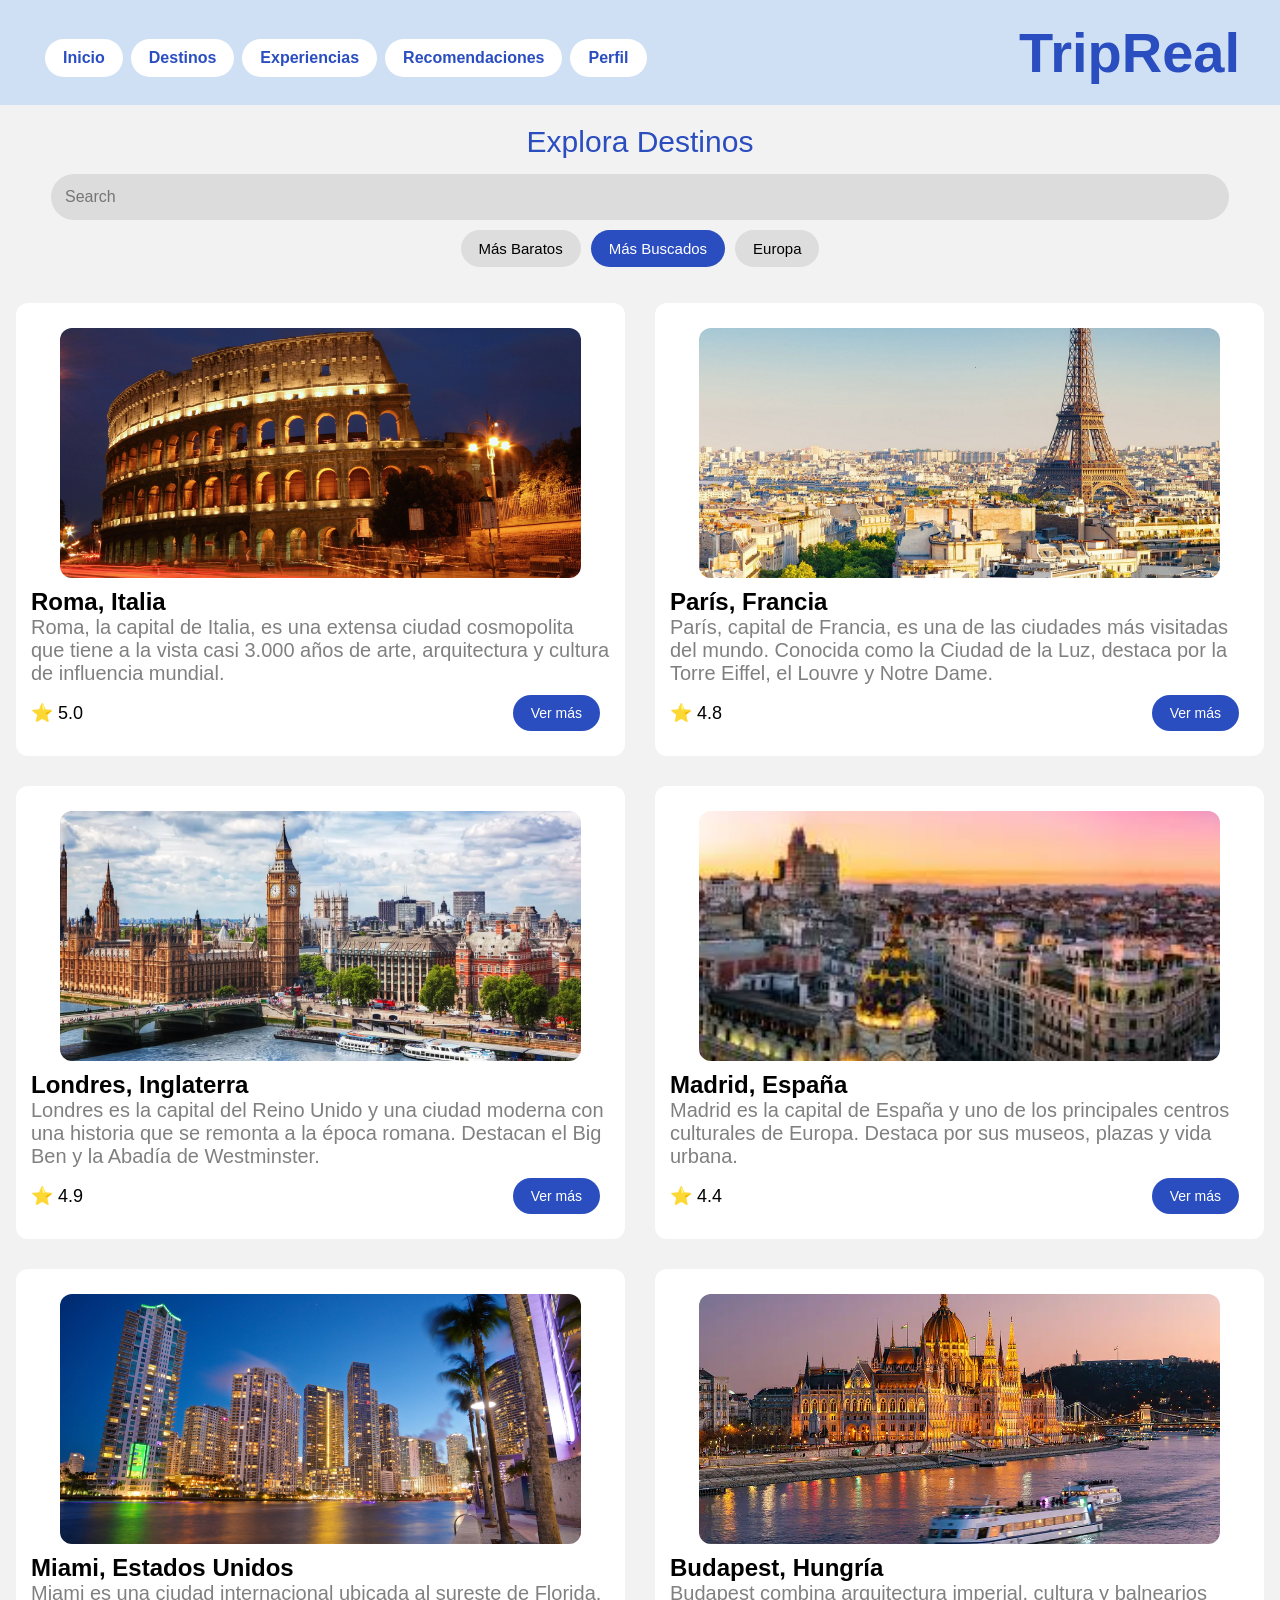
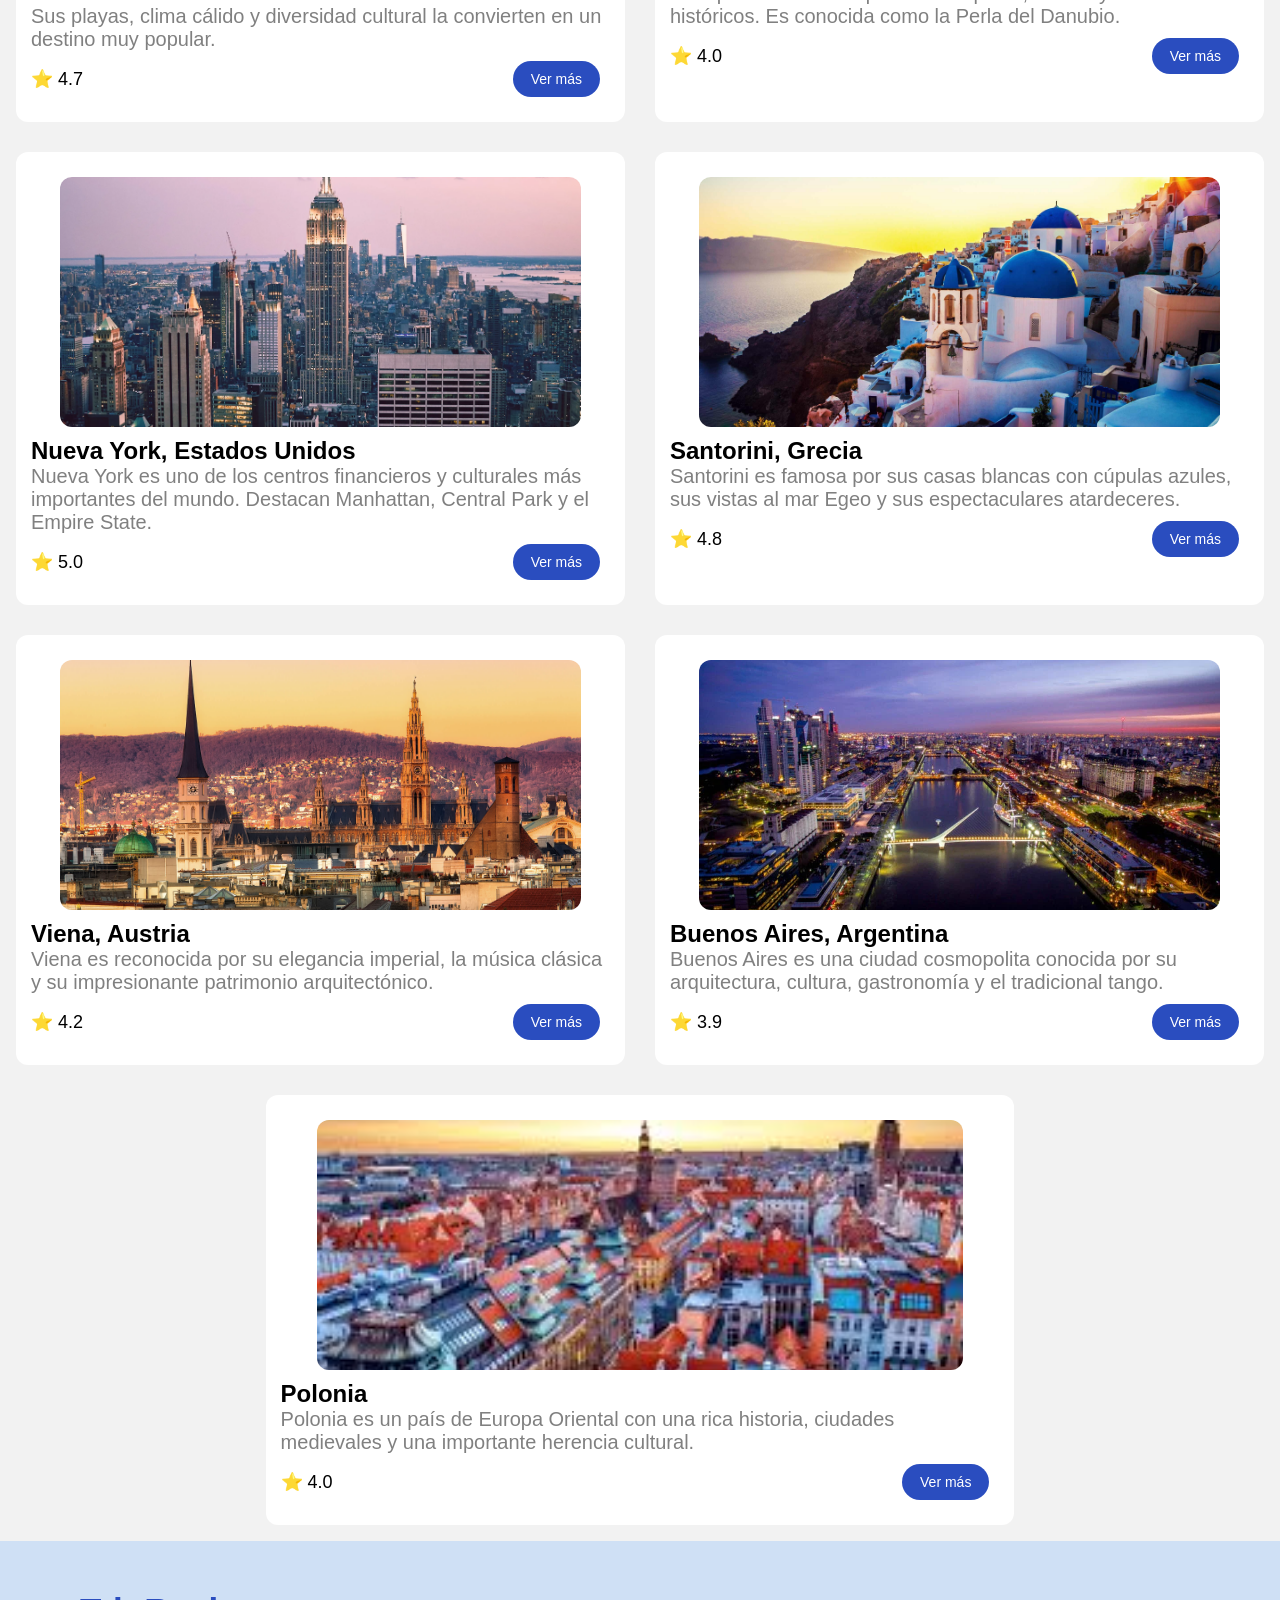
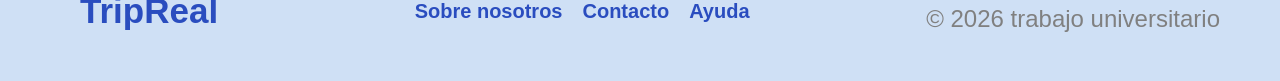
<file: destinos.html>
<!DOCTYPE html>
<html lang="es">
<head>
 <meta charset="UTF-8">
 <title> TripReal </title>

 <meta name="viewport" content="width=device-width, initial-scale=1.0">

 <link rel="stylesheet" href="css/estilos.css">
</head>
<body>
<header class="header">
    <nav>
        <ul>
         <li><a href="index.html">Inicio</a></li>
         <li><a href="destinos.html">Destinos</a></li>
         <li><a href="experiencias.html">Experiencias</a></li>
         <li><a href="recomendaciones.html">Recomendaciones</a></li>
         <li><a href="perfil.html">Perfil</a></li>
        </ul>
    </nav>
 <h1> TripReal </h1> 
</header>
<main class="destinos">
 <section class="intro">
    <p>Explora Destinos</p>
      <input type="text" placeholder="Search">
       <div class="tags">
      <span>Más Baratos</span>
      <span class="active">Más Buscados</span>
      <span>Europa</span>
    </div>
   </section>

   <section class="results">

 <div class="card">

  <img src="imagenes/italia.webp" alt="Roma">

  <div class="info">
    <h3>Roma, Italia</h3>

    <p class="desc">
      Roma, la capital de Italia, es una extensa ciudad cosmopolita que tiene a la vista casi 3.000 años de arte, arquitectura y cultura de influencia mundial.
    </p>

    <div class="card-bottom">
      <span class="rating">⭐ 5.0</span>
      <span class="btn">Ver más</span>
    </div>
  </div>

 </div>

  <div class="card">

  <img src="imagenes/paris.jpg" alt="París">

  <div class="info">
    <h3>París, Francia</h3>

    <p class="desc">
      París, capital de Francia, es una de las ciudades más visitadas del mundo. Conocida como la Ciudad de la Luz, destaca por la Torre Eiffel, el Louvre y Notre Dame.
    </p>

    <div class="card-bottom">
      <span class="rating">⭐ 4.8</span>
      <span class="btn">Ver más</span>
    </div>
  </div>

 </div>

  <div class="card">

  <img src="imagenes/londres.webp" alt="Londres">

  <div class="info">
    <h3>Londres, Inglaterra</h3>

    <p class="desc">
      Londres es la capital del Reino Unido y una ciudad moderna con una historia que se remonta a la época romana. Destacan el Big Ben y la Abadía de Westminster.
    </p>

    <div class="card-bottom">
      <span class="rating">⭐ 4.9</span>
      <span class="btn">Ver más</span>
    </div>
  </div>

 </div>

   <div class="card">

  <img src="imagenes/madrid.jpg" alt="Madrid">

  <div class="info">
    <h3>Madrid, España</h3>

    <p class="desc">
      Madrid es la capital de España y uno de los principales centros culturales de Europa. Destaca por sus museos, plazas y vida urbana.
    </p>

    <div class="card-bottom">
      <span class="rating">⭐ 4.4</span>
      <span class="btn">Ver más</span>
    </div>
  </div>

 </div>

   <div class="card">

  <img src="imagenes/miami.webp" alt="Miami">

  <div class="info">
    <h3>Miami, Estados Unidos</h3>

    <p class="desc">
      Miami es una ciudad internacional ubicada al sureste de Florida. Sus playas, clima cálido y diversidad cultural la convierten en un destino muy popular.
    </p>

    <div class="card-bottom">
      <span class="rating">⭐ 4.7</span>
      <span class="btn">Ver más</span>
    </div>
  </div>

 </div>

  <div class="card">

  <img src="imagenes/budapest.webp" alt="Budapest">

  <div class="info">
    <h3>Budapest, Hungría</h3>

    <p class="desc">
      Budapest combina arquitectura imperial, cultura y balnearios históricos. Es conocida como la Perla del Danubio.
    </p>

    <div class="card-bottom">
      <span class="rating">⭐ 4.0</span>
      <span class="btn">Ver más</span>
    </div>
  </div>

 </div>

 <div class="card">

  <img src="imagenes/nuevayork.webp" alt="Nueva York">

  <div class="info">
    <h3>Nueva York, Estados Unidos</h3>

    <p class="desc">
      Nueva York es uno de los centros financieros y culturales más importantes del mundo. Destacan Manhattan, Central Park y el Empire State.
    </p>

    <div class="card-bottom">
      <span class="rating">⭐ 5.0</span>
      <span class="btn">Ver más</span>
    </div>
  </div>

 </div>

  <div class="card">

  <img src="imagenes/grecia.jpg" alt="Santorini">

  <div class="info">
    <h3>Santorini, Grecia</h3>

    <p class="desc">
      Santorini es famosa por sus casas blancas con cúpulas azules, sus vistas al mar Egeo y sus espectaculares atardeceres.
    </p>

    <div class="card-bottom">
      <span class="rating">⭐ 4.8</span>
      <span class="btn">Ver más</span>
    </div>
  </div>

 </div>

  <div class="card">

  <img src="imagenes/vienna.jpg" alt="Viena">

  <div class="info">
    <h3>Viena, Austria</h3>

    <p class="desc">
      Viena es reconocida por su elegancia imperial, la música clásica y su impresionante patrimonio arquitectónico.
    </p>

    <div class="card-bottom">
      <span class="rating">⭐ 4.2</span>
      <span class="btn">Ver más</span>
    </div>
  </div>

 </div>

   <div class="card">

  <img src="imagenes/buenosaires.webp" alt="Buenos Aires">

  <div class="info">
    <h3>Buenos Aires, Argentina</h3>

    <p class="desc">
      Buenos Aires es una ciudad cosmopolita conocida por su arquitectura, cultura, gastronomía y el tradicional tango.
    </p>

    <div class="card-bottom">
      <span class="rating">⭐ 3.9</span>
      <span class="btn">Ver más</span>
    </div>
  </div>

 </div>

   <div class="card">

  <img src="imagenes/polonia.jpg" alt="Polonia">

  <div class="info">
    <h3>Polonia</h3>

    <p class="desc">
      Polonia es un país de Europa Oriental con una rica historia, ciudades medievales y una importante herencia cultural.
    </p>

    <div class="card-bottom">
      <span class="rating">⭐ 4.0</span>
      <span class="btn">Ver más</span>
    </div>
  </div>

 </div>
   </section>
</main>

<footer>
 <h1 class="footr"> TripReal </h1> 
    <div class="footer-links">
  <a href="#">Sobre nosotros</a>
  <a href="#">Contacto</a>
  <a href="#">Ayuda</a>
 </div>
  <p class="copy">© 2026 trabajo universitario</p>
</footer>
</body>
</html>
</file>
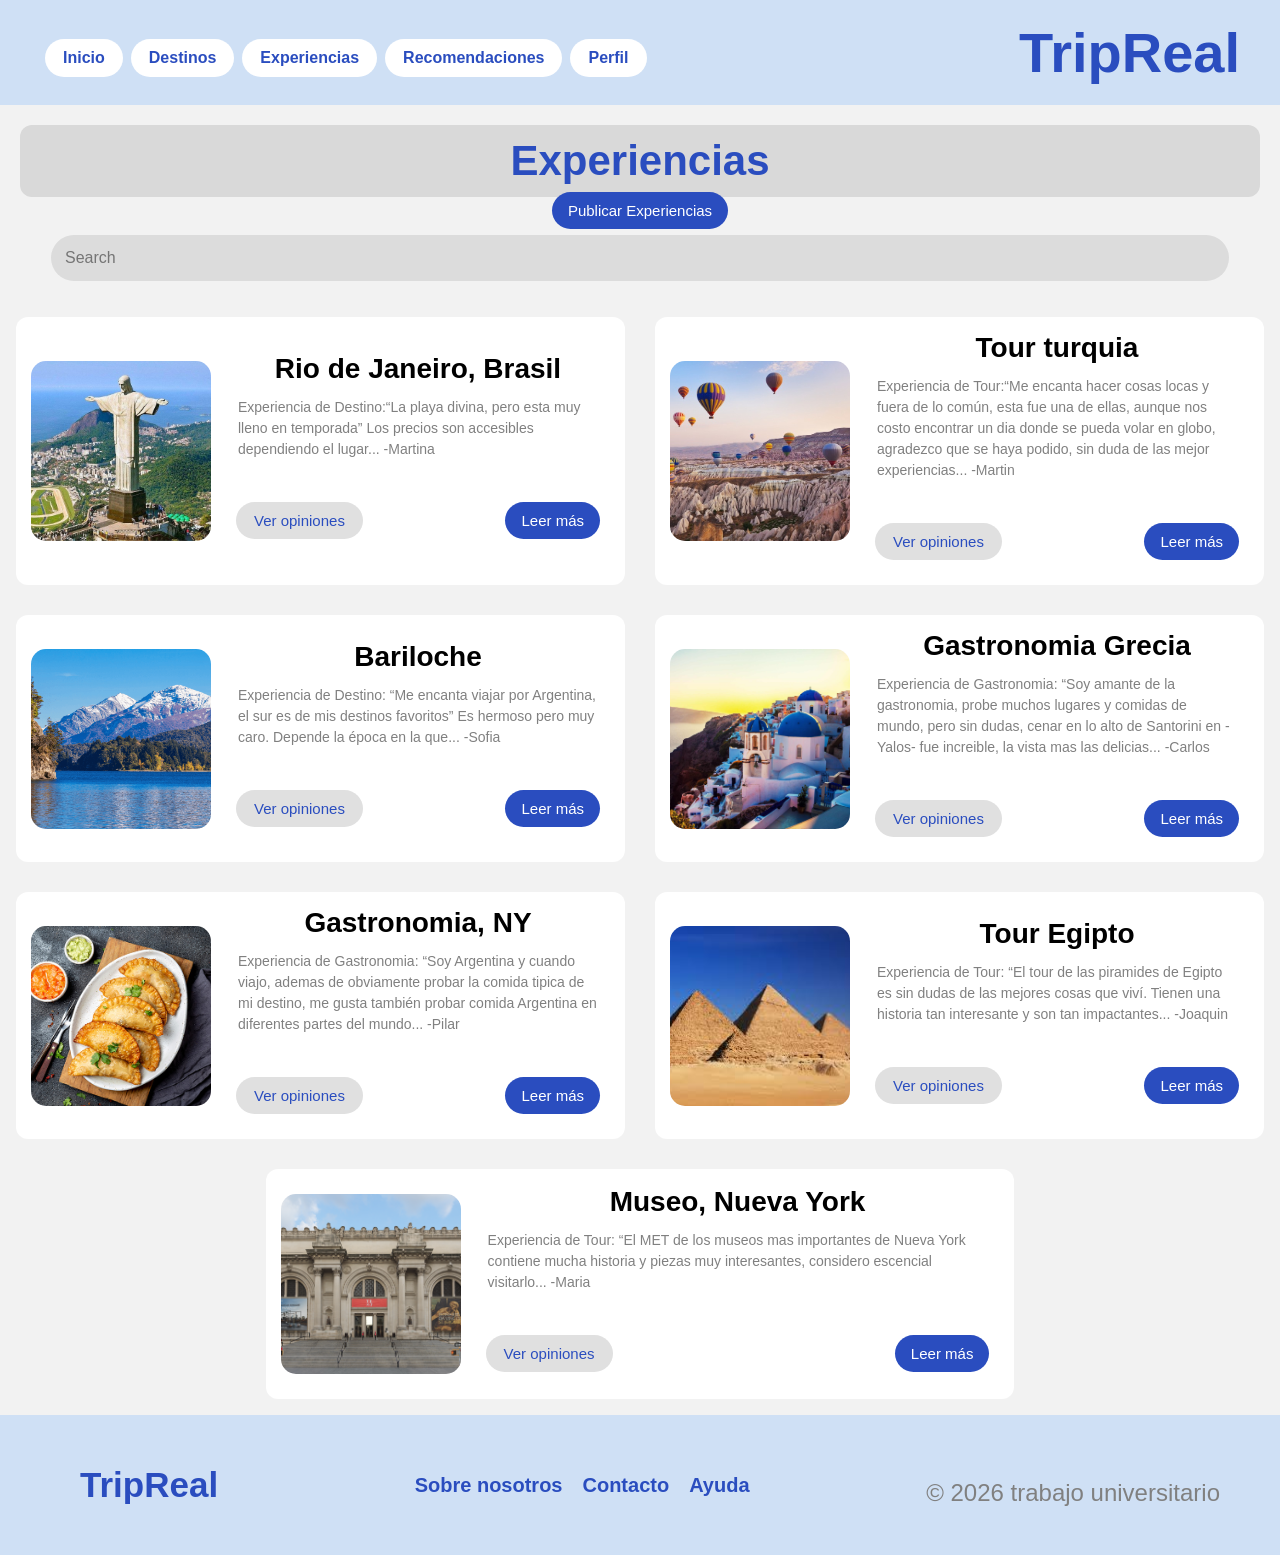
<file: experiencias.html>
<!DOCTYPE html>
<html lang="es">
<head>
 <meta charset="UTF-8">
 <title> TripReal </title>

 <meta name="viewport" content="width=device-width, initial-scale=1.0">

 <link rel="stylesheet" href="css/estilos.css">
</head>
<body>
<header class="header">
    <nav>
        <ul>
         <li><a href="index.html">Inicio</a></li>
         <li><a href="destinos.html">Destinos</a></li>
         <li><a href="experiencias.html">Experiencias</a></li>
         <li><a href="recomendaciones.html">Recomendaciones</a></li>
         <li><a href="perfil.html">Perfil</a></li>
        </ul>
    </nav>
 <h1> TripReal </h1> 
</header>   
<main class="experiencias">
  <section class="intro">
    <h2 class="exp">Experiencias</h2>
    <span class="btn">Publicar Experiencias</span>
    <input type="text" placeholder="Search">
  </section>

   <section class="results">

  <div class="card">
    <img src="imagenes/cristoredentor.jpg">
    <div class="card-content">
    <h3>Rio de Janeiro, Brasil</h3>
    <p class="desc"> Experiencia de Destino:“La playa divina, pero esta muy lleno en temporada”
   Los precios son accesibles dependiendo el lugar...
   -Martina
 </p>

    <div class="card-bottom">
    <span class="btn-sec">Ver opiniones</span>
    <span class="btn">Leer más</span>
    </div>
  </div>
  </div>

  <div class="card">
    <img src="imagenes/turquia.jpg">
    <div class="card-content">
    <h3>Tour turquia</h3>
    <p class="desc">Experiencia de Tour:“Me encanta hacer cosas locas y fuera de lo común, esta fue 
        una de ellas, aunque nos costo encontrar un dia donde se pueda volar en globo, agradezco que se haya podido,
        sin duda de las mejor experiencias...               
        -Martin
    </p>

    <div class="card-bottom">
    <span class="btn-sec">Ver opiniones</span>
    <span class="btn">Leer más</span>
  </div>
  </div>
  </div>

  <div class="card">
    <img src="imagenes/bariloche.png">
    <div class="card-content">
    <h3>Bariloche</h3>
    <p class="desc"> Experiencia de Destino: “Me encanta viajar por Argentina, el sur es de mis destinos favoritos”
   Es hermoso pero muy caro. Depende la época en la que...
   -Sofia
 </p>
  
    <div class="card-bottom">
    <span class="btn-sec">Ver opiniones</span>
    <span class="btn">Leer más</span>
  </div>
  </div>
  </div>

    <div class="card">
    <img src="imagenes/grecia.jpg">
    <div class="card-content">
    <h3> Gastronomia Grecia</h3>
    <p class="desc">Experiencia de Gastronomia: “Soy amante de la gastronomia, probe muchos lugares y comidas de mundo,
        pero sin dudas, cenar en lo alto de Santorini en -Yalos- fue increible, la vista mas las delicias...
   -Carlos</p>

    <div class="card-bottom">
    <span class="btn-sec">Ver opiniones</span>
    <span class="btn">Leer más</span>
    </div>
    </div>
    </div>

    <div class="card">
    <img src="imagenes/comida2.jpg">
    <div class="card-content">
    <h3>Gastronomia, NY</h3>
    <p class="desc">Experiencia de Gastronomia: “Soy Argentina y cuando viajo, ademas de obviamente
        probar la comida tipica de mi destino, me gusta también probar comida Argentina en diferentes
        partes del mundo...
   -Pilar </p>

    <div class="card-bottom">
    <span class="btn-sec">Ver opiniones</span>
    <span class="btn">Leer más</span>
    </div>
    </div>
    </div>

   <div class="card">
    <img src="imagenes/egipto.jpg">
    <div class="card-content">
    <h3>Tour Egipto</h3>
    <p class="desc">Experiencia de Tour: “El tour de las piramides de Egipto es sin dudas
    de las mejores cosas que viví. Tienen una historia tan interesante y son tan impactantes...
   -Joaquin </p>

    <div class="card-bottom">
    <span class="btn-sec">Ver opiniones</span>
    <span class="btn">Leer más</span>
    </div>
   </div>
   </div>

    <div class="card">
    <img src="imagenes/museo ny.jpg">
    <div class="card-content">
    <h3>Museo, Nueva York</h3>
    <p class="desc">Experiencia de Tour: “El MET de los museos mas importantes de Nueva York
    contiene mucha historia y piezas muy interesantes, considero escencial visitarlo...
   -Maria </p>

    <div class="card-bottom">
   <span class="btn-sec">Ver opiniones</span>
    <span class="btn">Leer más</span>
    </div>
    </div>
    </div>
    

   </section>
 </div>
</main>   
<footer>
 <h1 class="footr"> TripReal </h1> 
 <div class="footer-links">
  <a href="#">Sobre nosotros</a>
  <a href="#">Contacto</a>
  <a href="#">Ayuda</a>
 </div>

  <p class="copy">© 2026 trabajo universitario</p>
</footer>
</body>
</html>
</file>
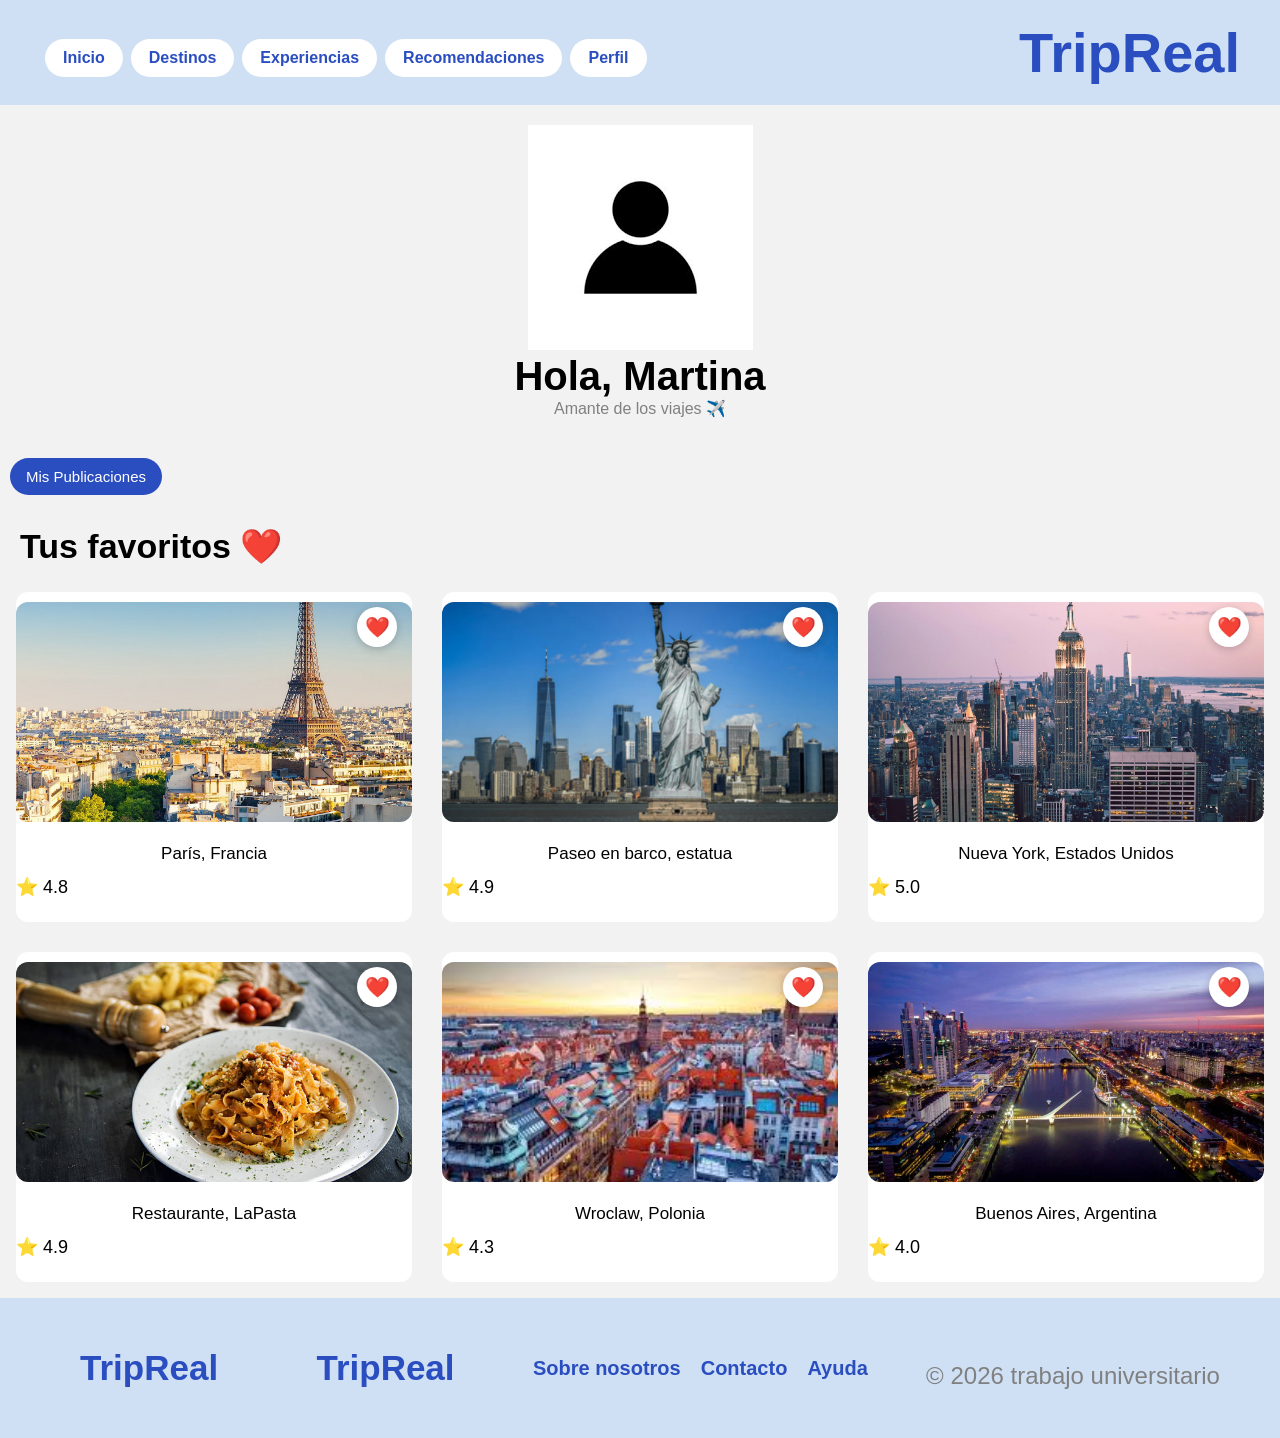
<file: perfil.html>
<!DOCTYPE html>
<html lang="es">
<head>
 <meta charset="UTF-8">
 <title> TripReal </title>

 <meta name="viewport" content="width=device-width, initial-scale=1.0">

 <link rel="stylesheet" href="css/estilos.css">
</head>
<body>
<header class="header">
    <nav>
        <ul>
         <li><a href="index.html">Inicio</a></li>
         <li><a href="destinos.html">Destinos</a></li>
         <li><a href="experiencias.html">Experiencias</a></li>
         <li><a href="recomendaciones.html">Recomendaciones</a></li>
         <li><a href="perfil.html">Perfil</a></li>
        </ul>
    </nav>
 <h1> TripReal </h1> 
</header>   
<main class="perfil">
  <!-- PERFIL -->
  <section class="perfil">
    <div class="perfil-header">
      <img src="imagenes/usericon.png">
      <h2>Hola, Martina</h2>
      <p>Amante de los viajes ✈️</p>
    </div>
  </section>

  <span class="btn">Mis Publicaciones</span>

  <!-- FAVORITOS -->
  <section class="favoritos">
    <h3>Tus favoritos ❤️</h3>

    <div class="results">

      <div class="card">
        <div class="fav-btn">❤️</div>
        <img src="imagenes/paris.jpg">
        <div class="card-content">
          <p class="title">París, Francia</p>
          <div class="card-bottom">
            <span class="rating">⭐ 4.8</span>
          </div>
        </div>
      </div>

      <div class="card">
        <div class="fav-btn">❤️</div>
        <img src="imagenes/estatua.avif">
        <div class="card-content">
          <p class="title">Paseo en barco, estatua</p>
          <div class="card-bottom">
            <span class="rating">⭐ 4.9</span>
          </div>
        </div>
      </div>

     <div class="card">
        <div class="fav-btn">❤️</div>
        <img src="imagenes/nuevayork.webp">
        <div class="card-content">
          <p class="title">Nueva York, Estados Unidos</p>
          <div class="card-bottom">
            <span class="rating">⭐ 5.0</span>
    </div>
        </div>
     </div>

     <div class="card">
        <div class="fav-btn">❤️</div>
        <img src="imagenes/pastas.jpg">
        <div class="card-content">
          <p class="title">Restaurante, LaPasta</p>
          <div class="card-bottom">
            <span class="rating">⭐ 4.9</span>
          </div>
        </div>
      </div>
     
       <div class="card">
        <div class="fav-btn">❤️</div>
        <img src="imagenes/polonia.jpg">
        <div class="card-content">
          <p class="title">Wroclaw, Polonia</p>
          <div class="card-bottom">
            <span class="rating">⭐ 4.3</span>
          </div>
        </div>
      </div>

       <div class="card">
        <div class="fav-btn">❤️</div>
        <img src="imagenes/buenosaires.webp">
        <div class="card-content">
          <p class="title">Buenos Aires, Argentina</p>
          <div class="card-bottom">
            <span class="rating">⭐ 4.0</span>
          </div>
        </div>
      </div>
    
    
    </div>
  </section>

</main>
<footer>
 <h1 class="footr"> TripReal </h1> 
 <h1 class="footr"> TripReal </h1> 
    <div class="footer-links">
  <a href="#">Sobre nosotros</a>
  <a href="#">Contacto</a>
  <a href="#">Ayuda</a>
 </div>

  <p class="copy">© 2026 trabajo universitario</p>
</footer>
</body>
</html>
</file>
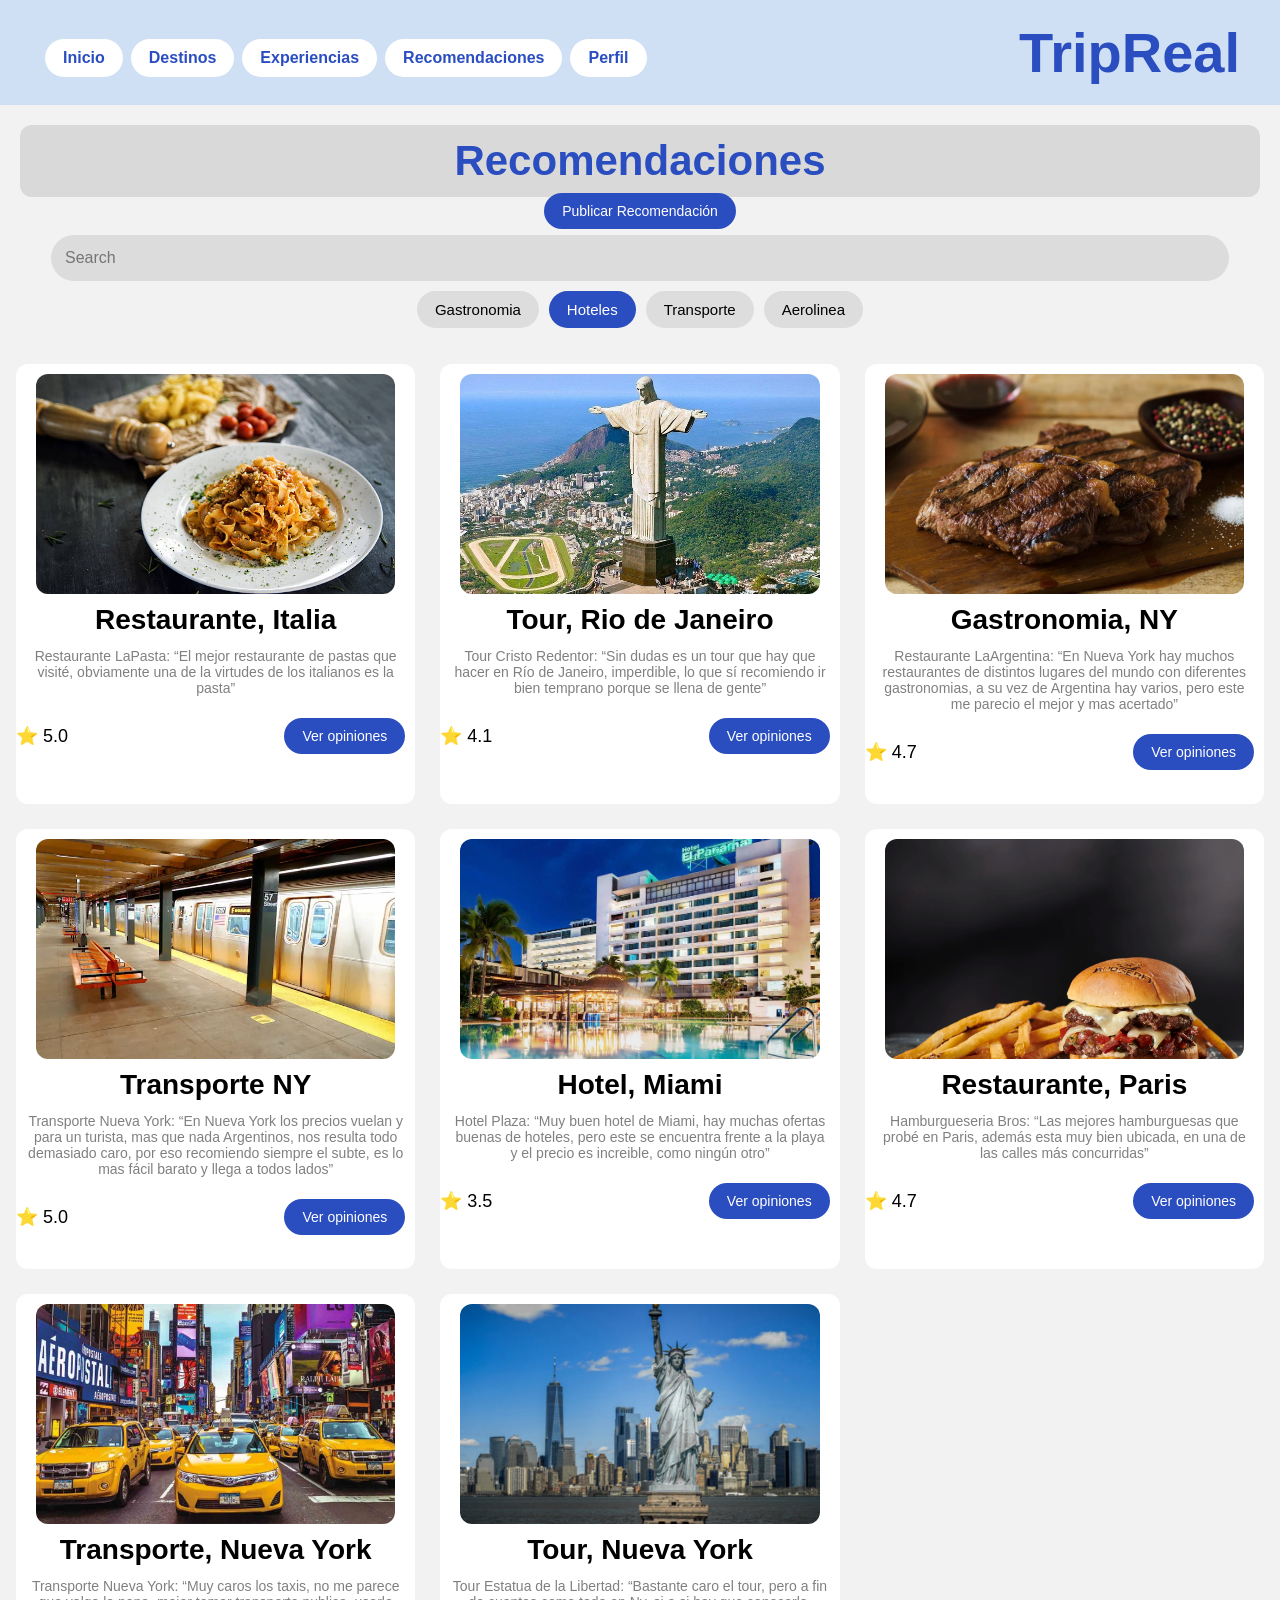
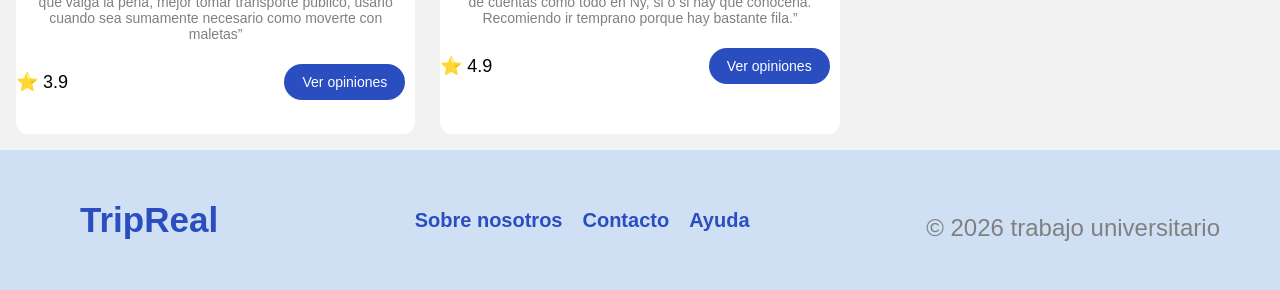
<file: recomendaciones.html>
<!DOCTYPE html>
<html lang="es">
<head>
 <meta charset="UTF-8">
 <title> TripReal </title>

 <meta name="viewport" content="width=device-width, initial-scale=1.0">

 <link rel="stylesheet" href="css/estilos.css">
</head>
<body>
<header class="header">
    <nav>
        <ul>
         <li><a href="index.html">Inicio</a></li>
         <li><a href="destinos.html">Destinos</a></li>
         <li><a href="experiencias.html">Experiencias</a></li>
         <li><a href="recomendaciones.html">Recomendaciones</a></li>
         <li><a href="perfil.html">Perfil</a></li>
        </ul>
    </nav>
 <h1> TripReal </h1> 
</header>   
<main class="recomendaciones">
 <section class="intro">
    <h2 class="exp">Recomendaciones</h2>
    <span class="btn">Publicar Recomendación</span>
    <input type="text" placeholder="Search">
    <div class="tags">
      <span>Gastronomia</span>
      <span class="active">Hoteles</span>
      <span>Transporte</span>
      <span>Aerolinea</span>
    </div>
  </section>

   <section class="results">

  <div class="card">
    <img src="imagenes/pastas.jpg">
    <h3>Restaurante, Italia</h3>
    <p class="desc"> Restaurante LaPasta: “El mejor restaurante de pastas que visité, obviamente una de la virtudes de los italianos es la pasta”
 </p>

    <div class="card-bottom">
     <span class="rating">⭐ 5.0</span>
      <span class="btn">Ver opiniones</span>
    </div>
  </div>

  <div class="card">
    <img src="imagenes/cristoredentor.jpg">
    <h3>Tour, Rio de Janeiro</h3>
    <p class="desc"> Tour Cristo Redentor: “Sin dudas es un tour que hay que hacer en Río de Janeiro, imperdible, lo que sí recomiendo ir bien temprano porque se llena de gente”
    </p>

    <div class="card-bottom">
   <span class="rating">⭐ 4.1</span> 
    <span class="btn">Ver opiniones</span>
  </div>
  </div>

  <div class="card">
    <img src="imagenes/comida3.webp">
    <h3>Gastronomia, NY</h3>
    <p class="desc"> Restaurante LaArgentina: “En Nueva York hay muchos restaurantes de distintos lugares del mundo
        con diferentes gastronomias, a su vez de Argentina hay varios, pero este me parecio el mejor y mas acertado”
    </p>
  
    <div class="card-bottom">
   <span class="rating">⭐ 4.7</span> 
    <span class="btn">Ver opiniones</span>
  </div>
  </div>

    <div class="card">
    <img src="imagenes/transporte1.webp">
    <h3> Transporte NY</h3>
    <p class="desc"> Transporte Nueva York: “En Nueva York los precios vuelan y para un turista, mas que
        nada Argentinos, nos resulta todo demasiado caro, por eso recomiendo siempre el subte, es lo mas fácil
        barato y llega a todos lados”
    </p>

    <div class="card-bottom">
    <span class="rating">⭐ 5.0</span> 
    <span class="btn">Ver opiniones</span>
  </div>
    </div>


    <div class="card">
    <img src="imagenes/hotel.jpg">
    <h3>Hotel, Miami</h3>
    <p class="desc">Hotel Plaza: “Muy buen hotel de Miami, hay muchas ofertas buenas 
        de hoteles, pero este se encuentra frente a la playa y el precio es increible, como ningún otro”
    </p>

    <div class="card-bottom">
    <span class="rating">⭐ 3.5</span> 
    <span class="btn">Ver opiniones</span>
  </div>
    </div>

   <div class="card">
    <img src="imagenes/hamburguesa.webp">
    <h3>Restaurante, Paris</h3>
    <p class="desc"> Hamburgueseria Bros: “Las mejores hamburguesas que probé en Paris,
        además esta muy bien ubicada, en una de las calles más concurridas”
    </p>

    <div class="card-bottom">
    <span class="rating">⭐ 4.7</span> 
    <span class="btn">Ver opiniones</span>
  </div>
   </div>

    <div class="card">
    <img src="imagenes/transporte3.jpg">
    <h3>Transporte, Nueva York</h3>
    <p class="desc">Transporte Nueva York: “Muy caros los taxis, no me parece que valga 
        la pena, mejor tomar transporte publico, usarlo cuando sea sumamente necesario como 
        moverte con maletas” </p>

    <div class="card-bottom">
    <span class="rating">⭐ 3.9</span> 
    <span class="btn">Ver opiniones</span>
  </div>
    </div>

  <div class="card">
    <img src="imagenes/estatua.avif">
    <h3>Tour, Nueva York</h3>
    <p class="desc">Tour Estatua de la Libertad: “Bastante caro el tour, pero a fin
        de cuentas como todo en Ny, si o si hay que conocerla. Recomiendo ir temprano porque hay
        bastante fila.” </p>

    <div class="card-bottom">
    <span class="rating">⭐ 4.9</span> 
    <span class="btn">Ver opiniones</span>
  </div>
  </div>

 </div>
</main>   
<footer>
 <h1 class="footr"> TripReal </h1> 
 <div class="footer-links">
  <a href="#">Sobre nosotros</a>
  <a href="#">Contacto</a>
  <a href="#">Ayuda</a>
 </div>

  <p class="copy">© 2026 trabajo universitario</p>
</footer>
</body>
</html>
</file>
<file: css/estilos.css>
@charset "utf-8";
*{
    box-sizing: border-box;
    margin: 0;
    padding: 0; 
    border: 0;
}
@import url('https://fonts.googleapis.com/css2?family=Poppins:wght@300;400;600&display=swap');

body{
    font-family: 'Poppins', sans-serif;
    background-color: #f2f2f2;
    margin: 0;
}
.header{
  justify-content: space-between;
  align-items: center;
  padding: 1.25em;
  position: sticky;
  top: 0;
  z-index: 1000;
  background-color: #cfe0f5;
  display: flex;
}

.header h1{
  font-size: 1.85em;
   color: #2a4dbf;
   text-align: center;
}

.hero img{
  width: 100%;
  height: 220px;
  object-fit: cover;
}

/* VIDEO */
.video-home{
  padding: 20px;
  text-align: center;
}

.video-home h2{
  color: #2a4dbf;
  margin-bottom: 15px;
}

.video-home video{
  width: 100%;
  border-radius: 15px;
  display: block;
}

.intro {
  text-align: center;
  padding: 20px;
}

.intro h2 {
  color: #2a4dbf;
  margin-bottom: 5px;
  font-size: 30px;
}

.intro .sub {
  font-size: 15px;
  color: gray;
}

.intro p{
  font-size: 18px;
   color: #2a4dbf;
}

.card h3 {
    font-size: 24px;
    text-align: center;
}
.card p{
  font-size: 15px;
  padding: 12px;
  text-align: center;
  margin-bottom: 0;
}

input{
  width: 95%;
  padding: 14px;
  margin-top: 15px;
  border-radius: 30px;
  font-size: 16px;
  border: none;
    background-color: #dcdcdc;
}

.tags{
  display: flex;
  justify-content: center;
  gap: 10px;
  margin-top: 10px;
  flex-wrap: wrap;
}

.tags span{
  background-color: #ddd;
  padding: 10px 18px;
  border-radius: 30px;
  font-size: 15px;
  cursor: pointer;
  transition: 0.3s;
}

.tags .active{
  background-color: #2a4dbf;
  color: white;
}

.tags span:hover{
  background-color: #2a4dbf;
  color: white;
}

.results{
  display: flex;
  flex-direction: column;
  gap: 20px;
  padding: 1em;
}

/* CARD */
.card{
  background-color: white;
  border-radius: 12px;
  overflow: hidden;
  width: 100%;    
  padding-bottom: 1.5em;      
}

.card img{
  width: 90%;
  height: 220px; 
  object-fit: cover;
  margin: 10px auto;
  display: block;
  border-radius: 12px;
}

main{
 width: 100%;
}

.card-bottom{
  display: flex;
  justify-content: space-between;
  align-items: center;
}

/* RATING */
.rating{
  font-size: 18px;
}

.btn{
  background-color: #2a4dbf;
  color: white;
  padding: 10px 18px;
  border-radius: 25px;
  font-size: 15px;
  margin: 10px;
}

.btn-sec{
  background-color: #e0e0e0;
  color: #2a4dbf;
  padding: 10px 18px;
  border-radius: 25px;
  font-size: 15px;
  margin: 10px;
}

nav ul{
  display: flex;             
  align-items: center;
  list-style: none;
  padding: 0 5px;
  margin-top: 10px;
  width: 100%;
  gap: .5em;
  flex-wrap: wrap;
}

nav li{
  background-color: white;
  border-radius: 20px;
  margin: 0;
}

nav a {
 display: block;
  text-decoration: none;
  color: #2a4dbf;
  padding: 6px 10px;
  font-size: .75em;
  font-weight: 600;
}

nav{
  width: 100%;
}

a {
    text-decoration: none;
    color: #2a4dbf;
    font-size: 1.25em;
}

.desc {
  font-size: 14px;
  color: gray;
  padding: 0 10px 10px;
}

.exp {
  margin-bottom: 40px;
  font-size: 32px;
  background-color: #d9d9d9;
  color: #2a4dbf;
  text-align: center;
  padding: 12px;
  border-radius: 12px;
}

.footr {
  font-size: 35px;
   color: #2a4dbf;
   text-align: center;
   margin-top: 50px;
   background-color: #cfe0f5;
   padding: 20px;
}


.perfil-header{
  text-align: center;
  padding: 20px;
}

.avatar{
  font-size: 60px;
  margin-bottom: 10px;
}

.perfil-header h2{
  font-size: 28px;
}

.perfil-header p{
  font-size: 16px;
  color: gray;
  margin-bottom: 30px;
}

.favoritos h3{
  padding: 10px 20px;
  font-size: 28px;
  margin-top: 30px;
}

.perfil .card{
  position: relative;
}

.fav-btn{
  position: absolute;
  top: 15px;
  right: 15px;

  background-color: white;
  width: 40px;
  height: 40px;

  border-radius: 50%;

  display: flex;
  justify-content: center;
  align-items: center;

  font-size: 20px;

  box-shadow: 0 2px 8px rgba(0,0,0,0.2);

  cursor: pointer;
}

.fav-btn:hover{
  opacity: 0.6;
  transform: scale(0.95);
  transition: 0.2s;
}

.footer-links{
  display: flex;
  justify-content: center;
  gap: 20px;
  margin-top: 15px;
  background-color:#cfe0f5;
}

.footer-links a{
  text-decoration: none;
  color: #2a4dbf;
  font-weight: 600;
}

.copy{
  text-align: center;
  margin-top: 15px;
  color: gray;
  font-size: 1.5em;
}


/* TABLET */
@media (min-width: 768px){

  .inicio .results{
    display: grid;
    grid-template-columns: 1fr 1fr;
    gap: 30px;
  }

  .inicio .card img{
  height: 220px;
 }

 .inicio .btn{
  font-size: 20px;
  padding: 10px 20px;
 }

 .destinos .results{
  display: grid;
  grid-template-columns: 1fr 1fr;
  gap: 20px;
 }

 .destinos .card{
  display: flex;
  flex-direction: column;
  padding: 15px;
 }

 .destinos .card img{
  width: 100%;
  height: 180px;
  object-fit: cover;
 }

 .destinos .info{
  display: flex;
  flex-direction: column;
 }

 .destinos h3{
  text-align: left;
  font-size: 22px;
 }

 .destinos .desc{
  text-align: left;
  font-size: 15px;
  padding: 0;
 }

 .destinos .card-bottom{
  margin-top: auto;
 }

 .destinos .card h3{
  font-size: 28px;
  text-align: left;
 }

 .destinos .card p{
  font-size: 20px;
  text-align: left;
 }

 .destinos .btn{
  font-size: 18px;
  padding: 10px 18px;
 }



.experiencias .results{
  display: flex;
  flex-direction: column;
  gap: 30px;
}

.experiencias .card{
  display: flex;
  align-items: center;
  gap: 20px;
  padding: 20px;
}

.experiencias .card img{
  width: 320px;
  height: 220px;
  object-fit: cover;
  border-radius: 15px;
}

.experiencias .card-content{
  display: flex;
  flex-direction: column;
  justify-content: space-between;
  flex: 1;
}

.experiencias h3{
  font-size: 24px;
}

.experiencias p{
  font-size: 16px;
  line-height: 1.5;
  text-align: left;
}

.experiencias .card-bottom{
  margin-top: 20px;
}

.experiencias .btn{
  font-size: 15px;
  padding: 10px 16px;
}


.recomendaciones .results{
  display: grid;
  grid-template-columns: 1fr 1fr;
  gap: 25px;
}

.perfil .results{
  display: grid;
  grid-template-columns: 1fr 1fr;
  gap: 25px;
}

.perfil .card{
  width: 100%;
}

.perfil .card img{
  width: 100%;
  height: 220px;
  object-fit: cover;
}

.perfil h3{
  font-size: 22px;
}

.perfil p{
  font-size: 16px;
}

.perfil .btn{
  font-size: 15px;
  padding: 10px 16px;
}

 nav a{
    font-size: 14px;
    padding: 8px 14px;
  }

}

@media (min-width: 1200px){

.inicio .results{
  display:grid;
  grid-template-columns: repeat(4,1fr);
  gap:20px;
}

.inicio .card img{
  height:140px;
}

.destinos .results{
  display:grid;
  grid-template-columns: 1fr 1fr;
  gap:30px;
}

.destinos .card{
  display:block;
}

.destinos .card img{
  width:90%;
  height:250px;
  object-fit:cover;
}

.destinos .card h3{
  font-size:24px;
}

.destinos .desc{
  font-size:15px;
}

.destinos .btn{
  font-size:14px;
}

.experiencias .results{
  display:grid;
  grid-template-columns: 1fr 1fr;
  gap:30px;
}

.experiencias .card{
  display:flex;
  gap:15px;
  padding:15px;
}

.experiencias .card img{
  width:180px;
  height:180px;
  object-fit:cover;
  flex-shrink:0;
}

.experiencias h3{
  font-size:22px;
}

.experiencias .desc{
  font-size:14px;
}

.experiencias .card:last-child{
  grid-column: 1 / 3;
  justify-self: center;
  width: 60%;
}

.recomendaciones .results{
  display:grid;
  grid-template-columns: repeat(3,1fr);
  gap:25px;
}

.recomendaciones .card{
  display:block;
}

.recomendaciones .card img{
  width:90%;
  height:220px;
  object-fit:cover;
}

.recomendaciones h3{
  font-size:22px;
}

.recomendaciones .desc{
  font-size:14px;
}

.recomendaciones .btn{
  font-size:14px;
}

.perfil .results{
  display:grid;
  grid-template-columns: repeat(3,1fr);
  gap:30px;
}

.perfil .card{
  width:100%;
}

.perfil .card img{
  width:100%;
  height:220px;
  object-fit:cover;
}

.header {
    display: flex;
  flex-direction: row;
  justify-content: space-between;
  align-items: center;

  height: auto;
  padding: 20px 40px;
}

.header h1{
  margin: 0;
  font-size: 3.5em;
}

nav{
  width: auto;
}

.nav ul {
    width: 50%;
}

.video-box{
  display: flex;
  align-items: center;
  gap: 40px;
  width: 100%;
}

.video-text{
  text-align: left;
}

.video-text h2{
  font-size: 70px;
  margin-bottom: 15px;
}

.intro h2 {
    font-size: 50px;
}

.intro p {
    font-size: 30px;
}

.sub{
    font-size: 25px;
}

/* TÍTULOS DE CARDS */
.card h3{
  font-size: 28px;
}

/* TEXTO GENERAL */
.card p{
  font-size: 17px;
}

/* TÍTULOS DE SECCIONES */
.intro h2{
  font-size: 42px;
}

/* PERFIL */
.perfil-header h2{
  font-size: 40px;
}

.favoritos h3{
  font-size: 34px;
}

.destinos .card:last-child{
  grid-column: 1 / 3;
  justify-self: center;
  width: 60%;
}

  nav a{
    font-size: 16px;
    padding: 10px 18px;
  }

  footer{
  display: flex;
  justify-content: space-between;
  align-items: center;
  padding: 30px 60px;
 background-color: #cfe0f5;  
}

.footr{
  margin: 0;
}

.footer-info{
  text-align: right;
}

.footer-links{
  justify-content: flex-end;
  margin-top: 0;
}

}
</file>
